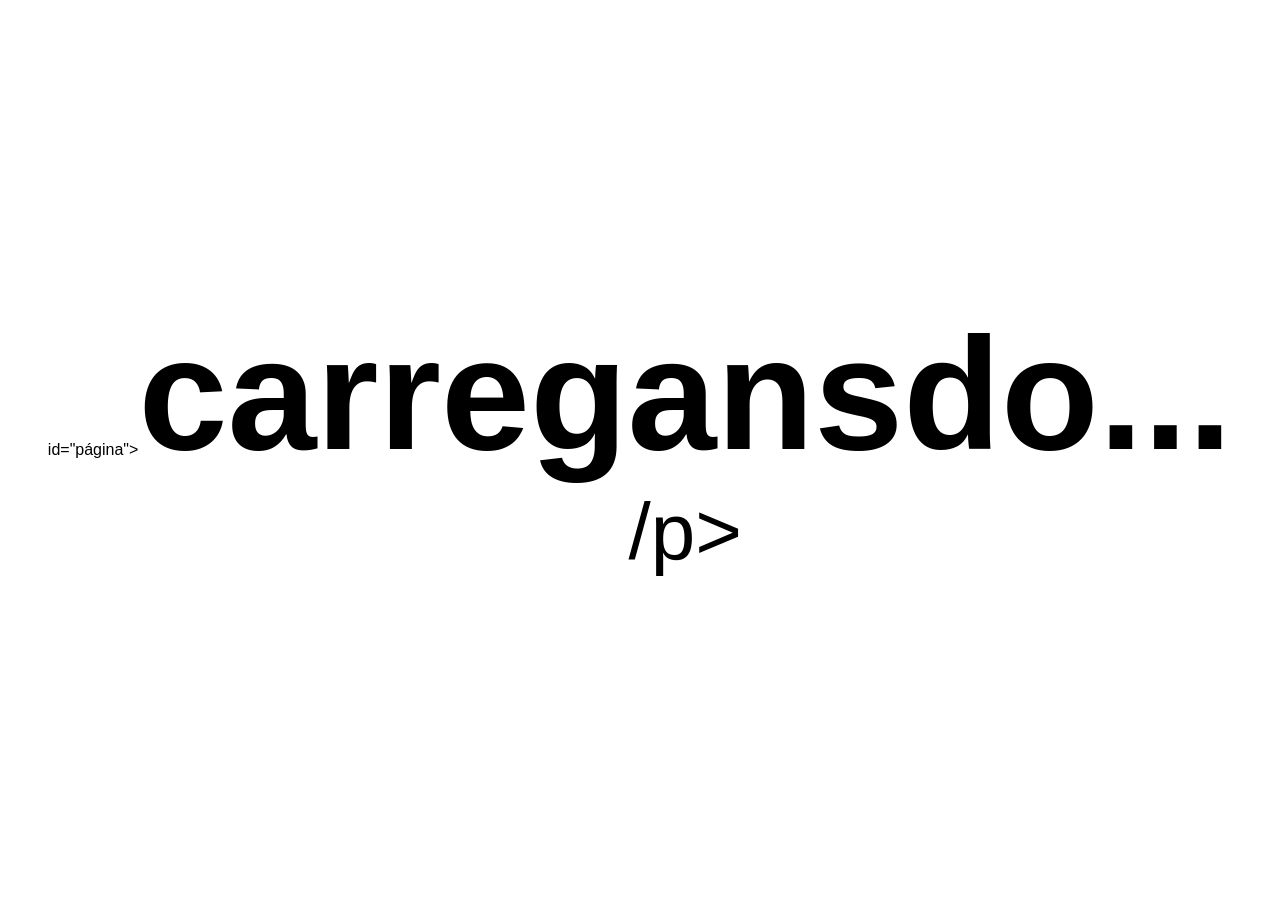
<file: atividade-20.08.26/index.html>
<!DOCTYPE html>
<html lang="en">
<head>
    <meta charset="UTF-8">
    <meta name="viewport" content="width=device-width, initial-scale=1.0">
    <title>saudação do dia</title>
    <link rel="stylesheet" href="horas.css">
</head>
<body> id="página">
    <div class="conteudo"
    <span id="emoji"></span>
 <h1 id="saudação">carregansdo...</h1>
    <p id="horário"<>/p>
    </div



</body>
</html>
</file>
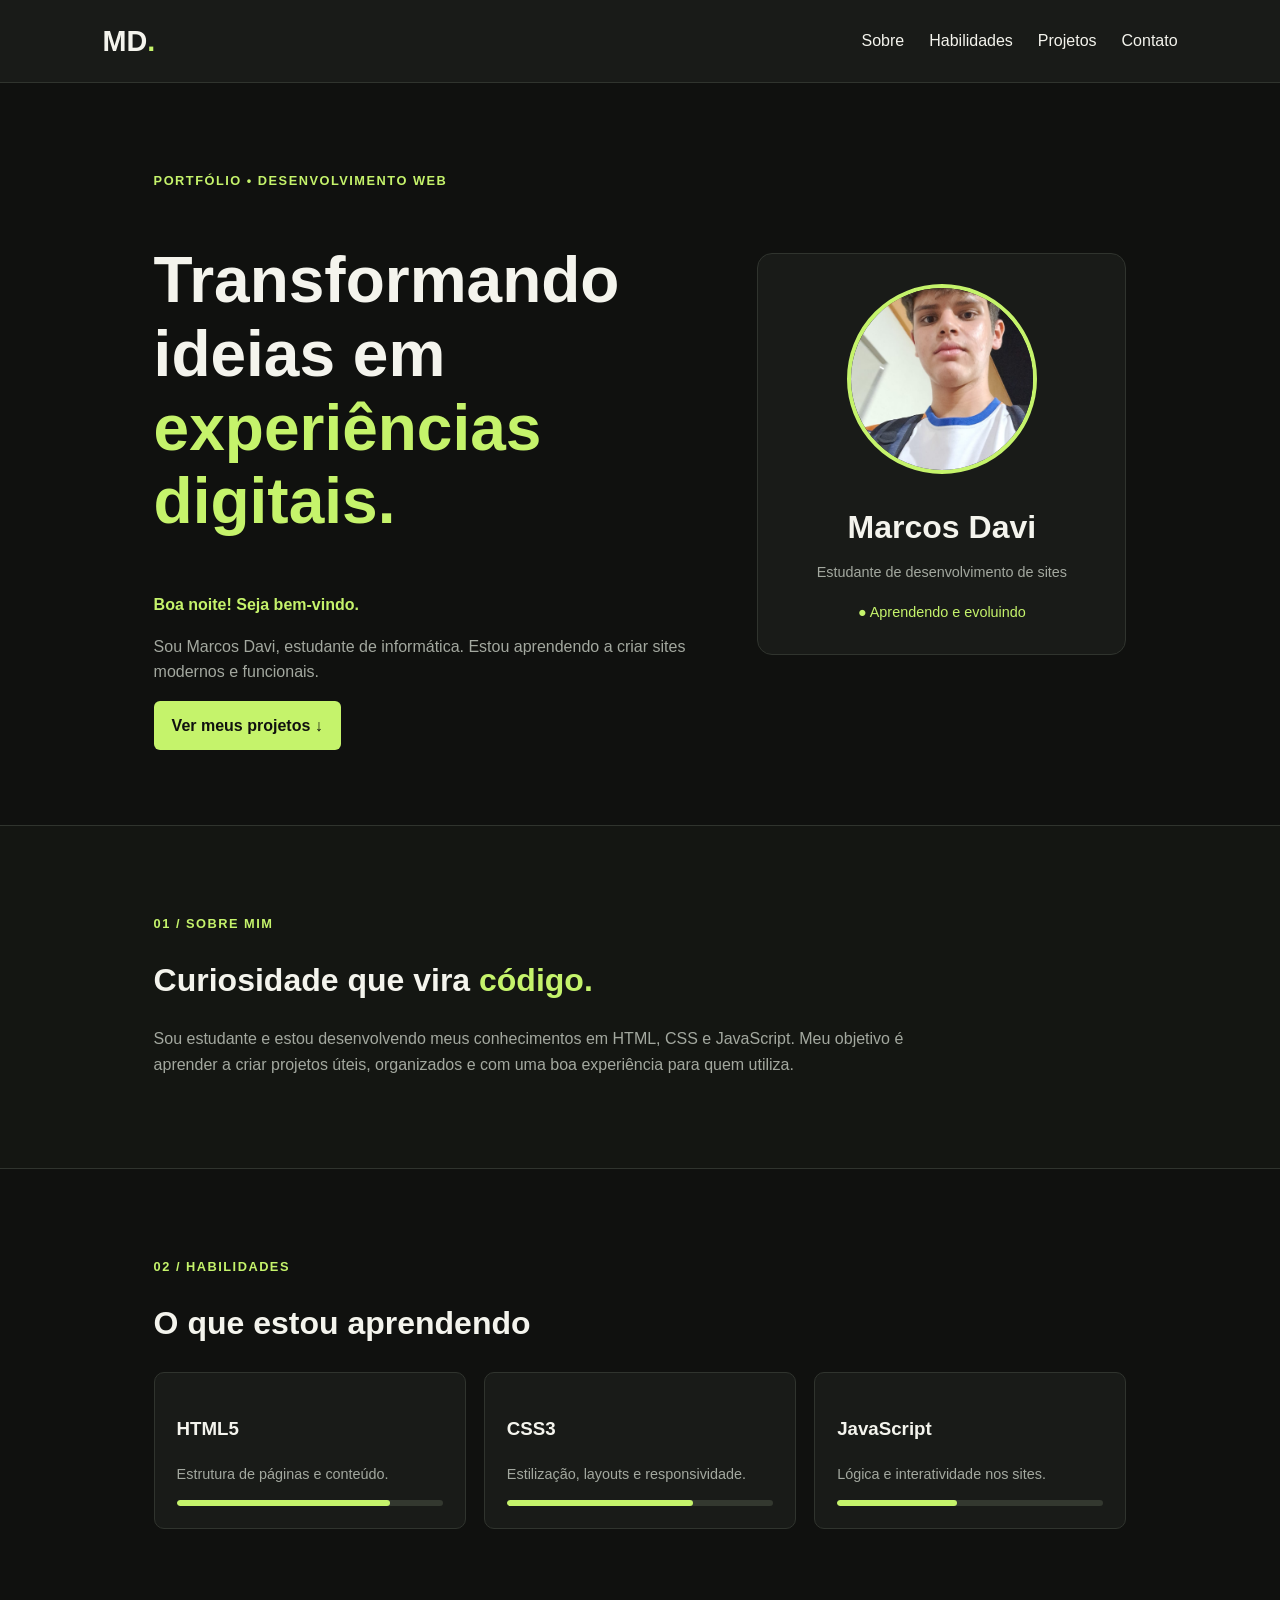
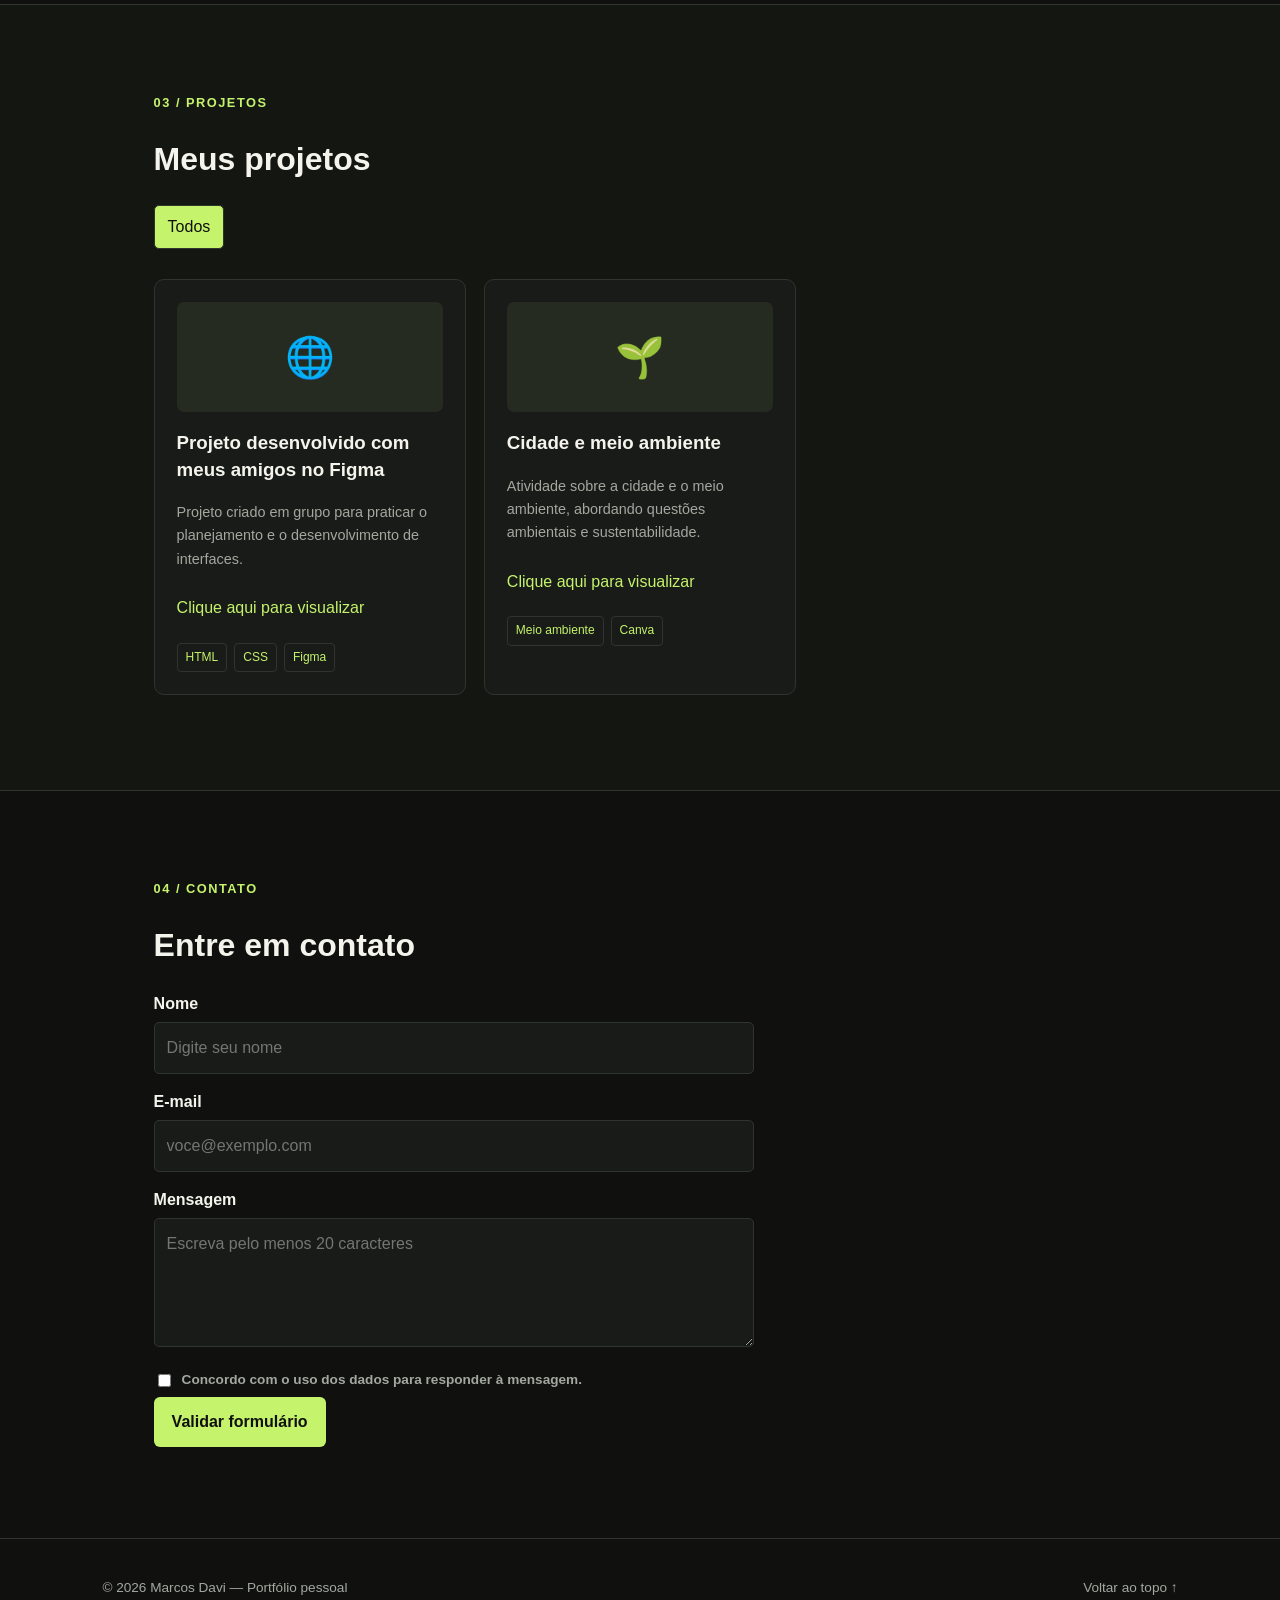
<file: meu portofólio/index.html>
<!DOCTYPE html>
<html lang="pt-BR">

<head>
  <meta charset="UTF-8">
  <meta name="viewport" content="width=device-width, initial-scale=1.0">

  <title>Marcos Davi | Portfólio</title>

  <link rel="stylesheet" href="marcos.css">
  <script src="java.js" defer></script>
</head>

<body>

  <!-- Cabeçalho -->
  <header class="topo">
    <a class="logo" href="#inicio">MD<span>.</span></a>

    <button
      id="menuBotao"
      class="menu-botao"
      aria-label="Abrir menu"
      aria-expanded="false"
    >
      ☰
    </button>

    <nav id="navegacao">
      <a href="#sobre">Sobre</a>
      <a href="#habilidades">Habilidades</a>
      <a href="#projetos">Projetos</a>
      <a href="#contato">Contato</a>
    </nav>
  </header>

  <main>

    <!-- Início -->
    <section class="hero secao" id="inicio">

      <div class="hero-texto">
        <p class="etiqueta">PORTFÓLIO • DESENVOLVIMENTO WEB</p>

        <h1>
          Transformando ideias em
          <span>experiências digitais.</span>
        </h1>

        <p id="saudacao">Olá! Seja bem-vindo.</p>

        <p>
          Sou Marcos Davi, estudante de informática.
          Estou aprendendo a criar sites modernos e funcionais.
        </p>

        <a class="botao" href="#projetos">
          Ver meus projetos ↓
        </a>
      </div>

      <div class="perfil">
        <img
          src="image.png"
          alt="Foto de perfil de Marcos Davi"
        >

        <h2>Marcos Davi</h2>

        <p>Estudante de desenvolvimento de sites</p>

        <span class="status">
          ● Aprendendo e evoluindo
        </span>
      </div>

    </section>

    <!-- Sobre mim -->
    <section class="secao sobre" id="sobre">

      <p class="etiqueta">01 / SOBRE MIM</p>

      <h2>
        Curiosidade que vira
        <span>código.</span>
      </h2>

      <p>
        Sou estudante e estou desenvolvendo meus conhecimentos
        em HTML, CSS e JavaScript. Meu objetivo é aprender a criar
        projetos úteis, organizados e com uma boa experiência
        para quem utiliza.
      </p>

    </section>

    <!-- Habilidades -->
    <section class="secao" id="habilidades">

      <p class="etiqueta">02 / HABILIDADES</p>

      <h2>O que estou aprendendo</h2>

      <div class="skills-grid">

        <article class="card">
          <h3>HTML5</h3>

          <p>Estrutura de páginas e conteúdo.</p>

          <div class="barra">
            <span style="width: 80%"></span>
          </div>
        </article>

        <article class="card">
          <h3>CSS3</h3>

          <p>Estilização, layouts e responsividade.</p>

          <div class="barra">
            <span style="width: 70%"></span>
          </div>
        </article>

        <article class="card">
          <h3>JavaScript</h3>

          <p>Lógica e interatividade nos sites.</p>

          <div class="barra">
            <span style="width: 45%"></span>
          </div>
        </article>

      </div>

    </section>

    <!-- Projetos -->
    <section class="secao projetos" id="projetos">

      <p class="etiqueta">03 / PROJETOS</p>

      <h2>Meus projetos</h2>

      <div class="filtros">
        <button
          class="filtro ativo"
          data-filtro="todos"
          aria-pressed="true"
        >
          Todos
        </button>
      </div>

      <div class="projetos-grid">

        <!-- Projeto 1 -->
        <article
          class="card projeto-card"
          data-categoria="html"
        >

          <div class="projeto-imagem">🌐</div>

          <h3>Projeto desenvolvido com meus amigos no Figma</h3>

          <p>
            Projeto criado em grupo para praticar o planejamento
            e o desenvolvimento de interfaces.
          </p>

          <a
            href="https://www.figma.com/design/pXbB675hnIyuwTubJLwXvO/Trabalho-II?node-id=0-1&t=pHTEQzxw7a0wBIhl-0"
            target="_blank"
            rel="noopener noreferrer"
          >
            Clique aqui para visualizar
          </a>

          <div class="tags">
            <span>HTML</span>
            <span>CSS</span>
            <span>Figma</span>
          </div>

        </article>

        <!-- Projeto 2 -->
        <article
          class="card projeto-card"
          data-categoria="html"
        >

          <div class="projeto-imagem">🌱</div>

          <h3>Cidade e meio ambiente</h3>

          <p>
            Atividade sobre a cidade e o meio ambiente,
            abordando questões ambientais e sustentabilidade.
          </p>

          <a
            href="https://canva.link/0vad8vcu6gdo2o4"
            target="_blank"
            rel="noopener noreferrer"
          >
            Clique aqui para visualizar
          </a>

          <div class="tags">
            <span>Meio ambiente</span>
            <span>Canva</span>
          </div>

        </article>

      </div>

      <p class="nota"></p>

    </section>

    <!-- Contato -->
    <section class="secao contato" id="contato">

      <p class="etiqueta">04 / CONTATO</p>

      <h2>Entre em contato</h2>

      <form id="formContato" novalidate>

        <label for="nome">Nome</label>

        <input
          id="nome"
          type="text"
          placeholder="Digite seu nome"
        >

        <small class="erro" id="erroNome"></small>

        <label for="email">E-mail</label>

        <input
          id="email"
          type="email"
          placeholder="voce@exemplo.com"
        >

        <small class="erro" id="erroEmail"></small>

        <label for="mensagem">Mensagem</label>

        <textarea
          id="mensagem"
          rows="4"
          placeholder="Escreva pelo menos 20 caracteres"
        ></textarea>

        <small class="erro" id="erroMensagem"></small>

        <label class="consentimento">
          <input id="consentimento" type="checkbox">
          Concordo com o uso dos dados para responder à mensagem.
        </label>

        <small
          class="erro"
          id="erroConsentimento"
        ></small>

        <button class="botao" type="submit">
          Validar formulário
        </button>

        <p
          id="resultadoForm"
          role="status"
          aria-live="polite"
        ></p>

      </form>

    </section>

  </main>

  <!-- Rodapé -->
  <footer>

    <p>
      © <span id="anoAtual"></span>
      Marcos Davi — Portfólio pessoal
    </p>

    <a href="#inicio">Voltar ao topo ↑</a>

  </footer>

</body>
</html>
</file>
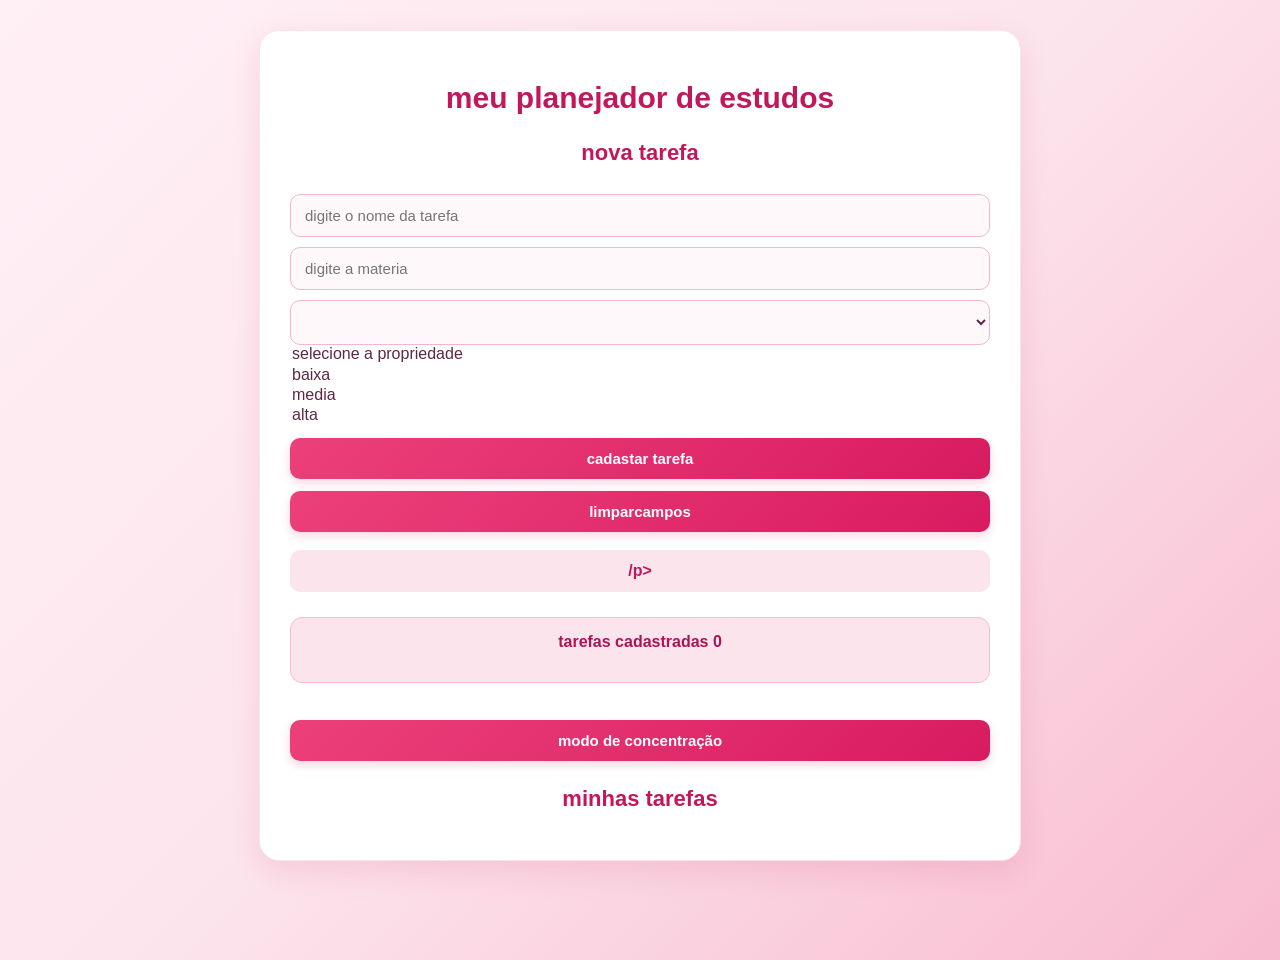
<file: planejador escolar/index.html>
<!DOCTYPE html>
<html lang="en">
<head>
    <meta charset="UTF-8">
    <meta name="viewport" content="width=device-width, initial-scale=1.0">
    <title>Document</title>
<link rel="stylesheet" href="style.css">
</head>
<body>
<div class="container">

 <h1 id="titulo">meu planejador de estudos</h1>

 <h2>nova tarefa</h2>

 <input type="text" id="tarefa" placeholder="digite o nome da tarefa">


 <input type="text" id="materia" placeholder="digite a materia">


 <select id="prioridade"></select>
    <option value="">selecione a propriedade</option>
    <option value="baixa">baixa</option>
    <option value="media">media</option>
    <option value="alta">alta</option>
</select>

   <button onclick="adicionartarefa()">
   cadastar tarefa
   </button>

   <button onclick="limparcampos()">
      limparcampos
   </button>

   <p id="mensagem"<>/p>

    <div class="contadores"

    <p id="contador">tarefas cadastradas 0 </p>
    <p id="contadorconcluidas>" tarefas concluidas 0 </p>
</div>

<button onclick="alternarmodo()">
    modo de concentração
</button>


<h2>minhas tarefas</h2>

<div id="listatarefas"></div>

</div>

<script src="script.js"></script>

</body>
</html>
</file>
<file: atividade-20.08.26/horas.css>
/* Reset básico */
*, *::before, *::after {
  box-sizing: border-box;
  margin: 0;
  padding: 0;
}

/* Estilo base do body */
body {
  font-family: Arial, sans-serif;
  min-height: 100vh;
  display: flex;
  align-items: center;
  justify-content: center;
  transition: background-color 0.6s ease, color 0.6s ease;
}

/* Tema manhã — amarelo quente */
body.manha {
  background: linear-gradient(135deg, #fff3cd, #ffd166);
  color: #7a4f00;
}

/* Tema tarde — azul */
body.tarde {
  background: linear-gradient(135deg, #d5e8f0, #2E75B6);
  color: #0a2a40;
}

/* Tema noite — escuro */
body.noite {
  background: linear-gradient(135deg, #0f1117, #1a1d27);
  color: #e8eaf0;
}

/* Tema madrugada — muito escuro */
body.madrugada {
  background: linear-gradient(135deg, #050508, #0f1117);
  color: #8890aa;
}

/* Caixa central com o conteúdo */
.conteudo {
  text-align: center;
}

/* Emoji grande */
#emoji {
  font-size: 80px;
  display: block;
  margin-bottom: 20px;
}

/* Título da saudação */
#saudacao {
  font-size: 2.5rem;
  font-weight: bold;
  margin-bottom: 10px;
}

/* Horário atual */
#horario {
  font-size: 1rem;
  opacity: 0.7;
}
</file>
<file: meu portofólio/marcos.css>
:root {
  --fundo: #10110f;
  --painel: #191b18;
  --texto: #f4f4ed;
  --suave: #a3a89f;
  --verde: #c5f36b;
  --linha: #30342e;
}

* {
  box-sizing: border-box;
}

html {
  scroll-behavior: smooth;
  scroll-padding-top: 90px;
}

body {
  margin: 0;
  background: var(--fundo);
  color: var(--texto);
  font-family: Arial, sans-serif;
  line-height: 1.6;
}

a {
  color: inherit;
  text-decoration: none;
}

button,
input,
textarea {
  font: inherit;
}

a:focus-visible,
button:focus-visible,
input:focus-visible,
textarea:focus-visible {
  outline: 3px solid var(--verde);
  outline-offset: 3px;
}

/* Cabeçalho */

.topo {
  display: flex;
  align-items: center;
  justify-content: space-between;
  padding: 18px 8%;
  background: var(--painel);
  border-bottom: 1px solid var(--linha);
  position: sticky;
  top: 0;
  z-index: 10;
}

.logo {
  font-size: 1.8rem;
  font-weight: bold;
}

.logo span,
h1 span,
h2 span {
  color: var(--verde);
}

#navegacao {
  display: flex;
  gap: 25px;
}

#navegacao a {
  transition: color 0.2s;
}

#navegacao a:hover {
  color: var(--verde);
}

.menu-botao {
  display: none;
  cursor: pointer;
  background: transparent;
  color: var(--texto);
  border: 1px solid var(--linha);
  border-radius: 5px;
  padding: 7px 12px;
}

/* Seções */

.secao {
  padding: 75px 9%;
}

.etiqueta {
  color: var(--verde);
  font-size: 0.8rem;
  font-weight: bold;
  letter-spacing: 1.5px;
}

/* Início */

.hero {
  min-height: 540px;
  display: grid;
  grid-template-columns: 1.2fr 0.8fr;
  align-items: center;
  gap: 50px;
}

h1 {
  font-size: clamp(2.5rem, 5vw, 4rem);
  line-height: 1.15;
}

h2 {
  font-size: 2rem;
  line-height: 1.2;
}

.hero-texto > p:not(.etiqueta) {
  color: var(--suave);
}

#saudacao {
  color: var(--verde) !important;
  font-weight: bold;
}

/* Botões */

.botao {
  display: inline-block;
  background: var(--verde);
  color: #10110f;
  border: none;
  border-radius: 6px;
  padding: 12px 18px;
  font-weight: bold;
  cursor: pointer;
  transition: transform 0.2s, background 0.2s;
}

.botao:hover {
  transform: translateY(-2px);
  background: #d5ff83;
}

/* Perfil */

.perfil {
  text-align: center;
  padding: 30px 20px;
  background: var(--painel);
  border: 1px solid var(--linha);
  border-radius: 15px;
  transition: border-color 0.3s;
}

.perfil:hover {
  border-color: var(--verde);
}

.perfil img {
  width: 190px;
  height: 190px;
  object-fit: cover;
  object-position: center;
  border-radius: 50%;
  border: 4px solid var(--verde);
}

.perfil h2 {
  margin-bottom: 5px;
}

.perfil p,
.status {
  color: var(--suave);
  font-size: 0.9rem;
}

.status {
  color: var(--verde);
}

/* Sobre mim */

.sobre,
.projetos {
  background: #141612;
  border-top: 1px solid var(--linha);
  border-bottom: 1px solid var(--linha);
}

.sobre > p:last-child {
  max-width: 800px;
  color: var(--suave);
}

/* Habilidades e cartões */

.skills-grid,
.projetos-grid {
  display: grid;
  grid-template-columns: repeat(3, minmax(0, 1fr));
  gap: 18px;
  margin-top: 30px;
}

.card {
  background: var(--painel);
  padding: 22px;
  border: 1px solid var(--linha);
  border-radius: 10px;
  transition: transform 0.2s, border-color 0.2s;
}

.card:hover {
  transform: translateY(-4px);
  border-color: var(--verde);
}

.card p {
  color: var(--suave);
  font-size: 0.9rem;
}

/* Barras de habilidades */

.barra {
  height: 6px;
  background: #33382f;
  border-radius: 10px;
  overflow: hidden;
}

.barra span {
  display: block;
  height: 100%;
  background: var(--verde);
  border-radius: 10px;
}

/* Filtros dos projetos */

.filtros {
  display: flex;
  flex-wrap: wrap;
  gap: 10px;
  margin: 25px 0;
}

.filtro {
  padding: 8px 13px;
  background: transparent;
  color: var(--texto);
  border: 1px solid var(--linha);
  border-radius: 5px;
  cursor: pointer;
  transition: background 0.2s, color 0.2s;
}

.filtro:hover,
.filtro.ativo {
  background: var(--verde);
  color: #10110f;
}

.projeto-card[hidden] {
  display: none;
}

/* Imagens dos projetos */

.projeto-imagem {
  min-height: 110px;
  display: grid;
  place-items: center;
  background: #252b20;
  border-radius: 7px;
  font-size: 2.5rem;
  margin-bottom: 15px;
}

.projeto-card h3 {
  line-height: 1.4;
}

.projeto-card a {
  display: inline-block;
  color: var(--verde);
  margin: 10px 0;
}

.projeto-card a:hover {
  text-decoration: underline;
}

.tags {
  display: flex;
  flex-wrap: wrap;
  gap: 7px;
  margin-top: 12px;
}

.tags span {
  color: var(--verde);
  border: 1px solid var(--linha);
  border-radius: 4px;
  padding: 4px 8px;
  font-size: 0.75rem;
}

.nota {
  color: var(--suave);
  font-size: 0.8rem;
  margin-top: 20px;
}

/* Contato e formulário */

.contato form {
  max-width: 600px;
}

.contato label {
  display: block;
  font-weight: bold;
  margin: 15px 0 6px;
}

.contato input:not([type="checkbox"]),
.contato textarea {
  width: 100%;
  padding: 12px;
  background: var(--painel);
  color: var(--texto);
  border: 1px solid var(--linha);
  border-radius: 5px;
  transition: border-color 0.2s;
}

.contato input:focus,
.contato textarea:focus {
  border-color: var(--verde);
}

.contato textarea {
  resize: vertical;
}

.consentimento {
  display: flex !important;
  align-items: flex-start;
  gap: 8px;
  font-size: 0.85rem;
  color: var(--suave);
}

.consentimento input {
  margin-top: 5px;
  accent-color: var(--verde);
}

.erro {
  display: block;
  color: #ff9c91;
  font-size: 0.8rem;
}

#resultadoForm {
  color: var(--verde);
}

/* Rodapé */

footer {
  display: flex;
  justify-content: space-between;
  align-items: center;
  gap: 15px;
  flex-wrap: wrap;
  padding: 25px 8%;
  border-top: 1px solid var(--linha);
  color: var(--suave);
  font-size: 0.85rem;
}

footer a {
  transition: color 0.2s;
}

footer a:hover {
  color: var(--verde);
}

/* Responsividade para celulares e tablets */

@media (max-width: 768px) {
  .menu-botao {
    display: block;
  }

  #navegacao {
    display: none;
    position: absolute;
    top: 100%;
    left: 0;
    right: 0;
    padding: 20px 8%;
    background: var(--painel);
    border-bottom: 1px solid var(--linha);
    flex-direction: column;
    gap: 15px;
  }

  #navegacao.aberto {
    display: flex;
  }

  .hero {
    grid-template-columns: 1fr;
    gap: 25px;
  }

  .skills-grid,
  .projetos-grid {
    grid-template-columns: 1fr;
  }

  .secao {
    padding: 55px 7%;
  }

  .perfil img {
    width: 160px;
    height: 160px;
  }

  h1 {
    font-size: 2.5rem;
  }

  footer {
    flex-direction: column;
    align-items: flex-start;
  }
}

/* Telas maiores */

@media (min-width: 1024px) {
  .secao {
    padding-left: 12%;
    padding-right: 12%;
  }
}

/* Acessibilidade: reduz animações quando solicitado */

@media (prefers-reduced-motion: reduce) {
  html {
    scroll-behavior: auto;
  }

  *,
  *::before,
  *::after {
    transition-duration: 0.01ms !important;
    animation-duration: 0.01ms !important;
    animation-iteration-count: 1 !important;
  }
}
</file>
<file: planejador escolar/style.css>
body {
    font-family: 'Segoe UI', Arial, sans-serif;
    background: linear-gradient(135deg, #fff0f6, #fce4ec, #f8bbd0);
    margin: 0;
    padding: 30px;
    color: #5c2945;
    min-height: 100vh;
    transition: 0.3s;
}


.container {
    max-width: 700px;
    margin: auto;
    background-color: #ffffff;
    padding: 30px;
    border-radius: 20px;
    box-shadow: 0 10px 30px rgba(194, 24, 91, 0.12);
    border: 1px solid #fce4ec;
}


h1, h2 {
    text-align: center;
    color: #c2185b;
}


h1 {
    font-size: 30px;
    margin-bottom: 10px;
}


h2 {
    font-size: 22px;
    margin-top: 25px;
}


input, select {
    width: 100%;
    padding: 12px 14px;
    margin-top: 10px;
    box-sizing: border-box;
    border: 1px solid #f3b6ce;
    border-radius: 10px;
    background-color: #fff8fb;
    color: #5c2945;
    font-size: 15px;
    outline: none;
    transition: 0.3s;
}


input:focus, select:focus {
    border-color: #ec407a;
    box-shadow: 0 0 0 3px rgba(236, 64, 122, 0.12);
    background-color: #ffffff;
}


button {
    width: 100%;
    padding: 12px;
    margin-top: 12px;
    box-sizing: border-box;
    cursor: pointer;
    border: none;
    border-radius: 10px;
    background: linear-gradient(135deg, #ec407a, #d81b60);
    color: white;
    font-size: 15px;
    font-weight: bold;
    box-shadow: 0 4px 10px rgba(216, 27, 96, 0.18);
    transition: 0.3s ease;
}


button:hover {
    background: linear-gradient(135deg, #d81b60, #ad1457);
    transform: translateY(-2px);
    box-shadow: 0 6px 14px rgba(216, 27, 96, 0.25);
}


button:active {
    transform: scale(0.98);
}


#mensagem {
    font-weight: bold;
    text-align: center;
    margin-top: 18px;
    padding: 12px;
    border-radius: 10px;
    color: #c2185b;
    background-color: #fce4ec;
}


.contadores {
    text-align: center;
    margin: 25px 0;
    padding: 15px;
    font-weight: bold;
    color: #ad1457;
    background-color: #fce4ec;
    border-radius: 12px;
    border: 1px solid #f8bbd0;
}


.tarefa {
    background: linear-gradient(135deg, #fff8fb, #fce4ec);
    padding: 18px;
    margin-top: 18px;
    border-radius: 12px;
    border-left: 6px solid #ec407a;
    box-shadow: 0 4px 12px rgba(194, 24, 91, 0.08);
    transition: 0.3s ease;
}


.tarefa:hover {
    transform: translateY(-3px);
    box-shadow: 0 7px 16px rgba(194, 24, 91, 0.14);
}


.tarefa h3 {
    color: #ad1457;
    margin-top: 0;
}


.tarefa button {
    background: linear-gradient(135deg, #f06292, #ec407a);
    box-shadow: none;
}


.tarefa button:hover {
    background: linear-gradient(135deg, #ec407a, #c2185b);
}


.concluida {
    opacity: 0.7;
    border-left-color: #81c784;
    background: #f1f8f2;
}


.concluida h3 {
    text-decoration: line-through;
    color: #888;
}


.modo-concentracao {
    background: linear-gradient(135deg, #311b2b, #4a1942);
    color: #fce4ec;
}


.modo-concentracao .container {
    background-color: #3d2638;
    border: 1px solid #70405e;
    box-shadow: 0 10px 30px rgba(0, 0, 0, 0.25);
}


.modo-concentracao h1,
.modo-concentracao h2 {
    color: #f48fb1;
}


.modo-concentracao input,
.modo-concentracao select {
    background-color: #503448;
    color: #ffffff;
    border: 1px solid #87516f;
}


.modo-concentracao input::placeholder {
    color: #d7a9c1;
}


.modo-concentracao .tarefa {
    background: #503448;
    border-left-color: #f48fb1;
    color: #fce4ec;
}


.modo-concentracao .tarefa h3 {
    color: #f8bbd0;
}


.modo-concentracao .contadores {
    background-color: #503448;
    color: #f8bbd0;
    border-color: #87516f;
}


.modo-concentracao #mensagem {
    background-color: #503448;
    color: #f8bbd0;
}


@media (max-width: 600px) {
    body {
        padding: 15px;
    }


    .container {
        padding: 20px;
        border-radius: 15px;
    }


    h1 {
        font-size: 25px;
    }
}
</file>
